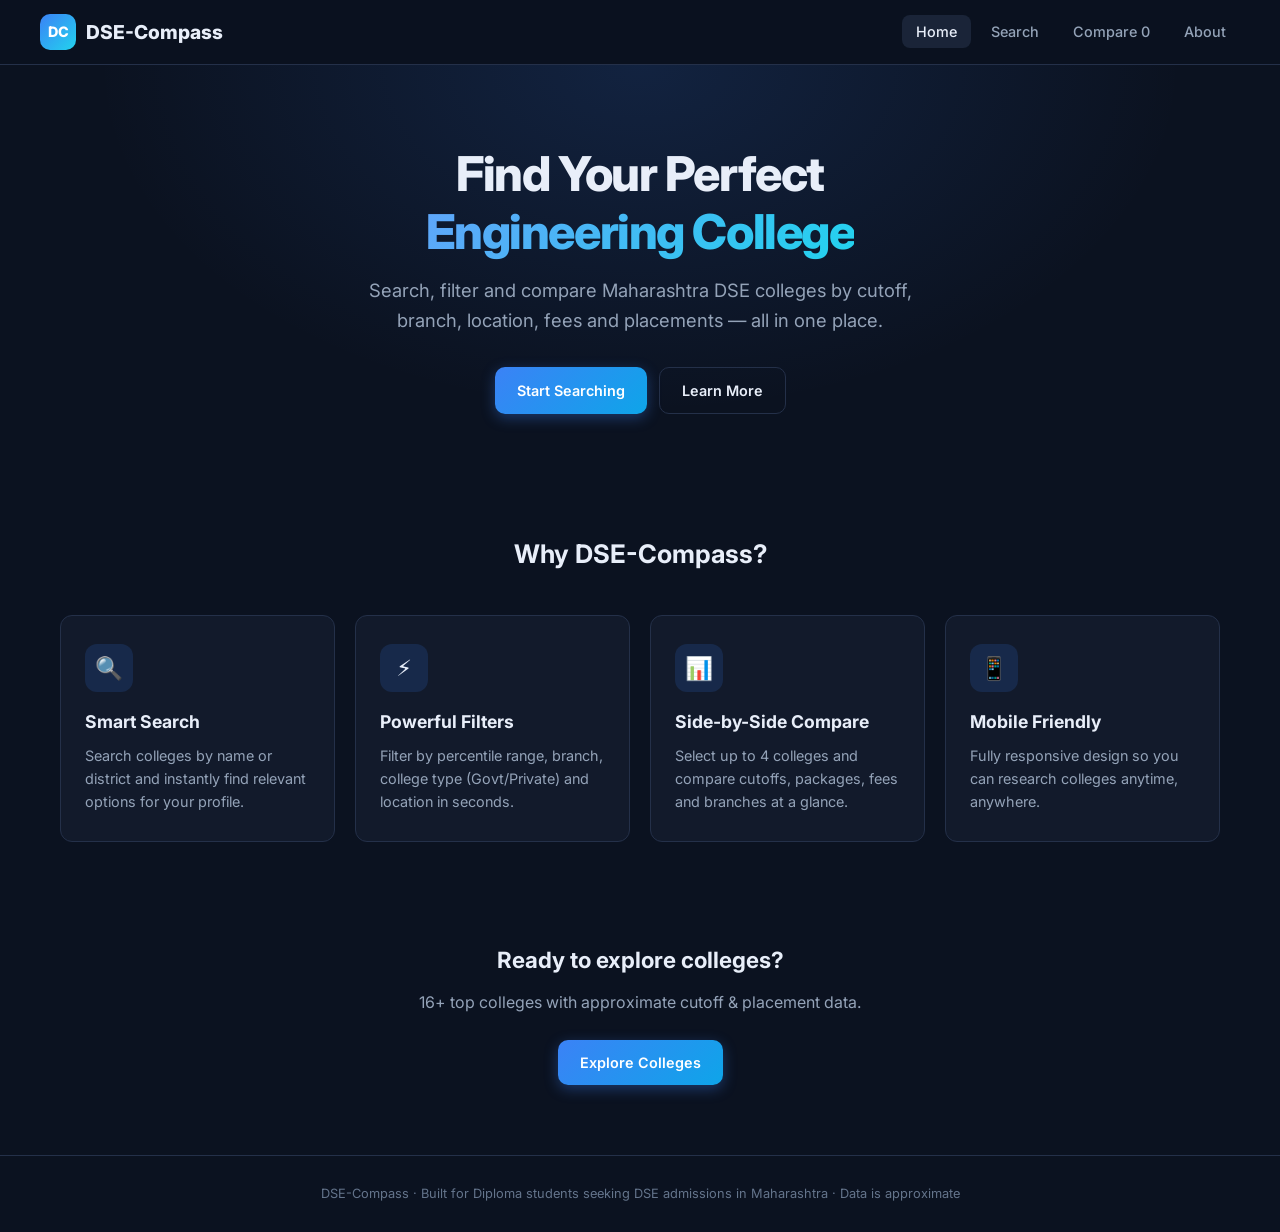
<file: frontend/frontend-complete/frontend/index.html>
<!DOCTYPE html>
<html lang="en">
<head>
  <meta charset="UTF-8" />
  <meta name="viewport" content="width=device-width, initial-scale=1.0" />
  <title>DSE-Compass | Admission Support & College Comparison Portal</title>
  <link rel="preconnect" href="https://fonts.googleapis.com" />
  <link href="https://fonts.googleapis.com/css2?family=Inter:wght@400;500;600;700;800&display=swap" rel="stylesheet" />
  <link rel="stylesheet" href="css/style.css" />
</head>
<body>
  <nav class="navbar">
    <div class="nav-container">
      <a href="index.html" class="nav-brand">
        <div class="logo">DC</div>
        DSE-Compass
      </a>
      <button class="nav-toggle" aria-label="Menu">☰</button>
      <ul class="nav-links">
        <li><a href="index.html" class="active">Home</a></li>
        <li><a href="search.html">Search</a></li>
        <li><a href="compare.html">Compare <span data-compare-count>0</span></a></li>
        <li><a href="about.html">About</a></li>
      </ul>
    </div>
  </nav>

  <section class="hero">
    <div class="container">
      <h1>Find Your Perfect<br><span>Engineering College</span></h1>
      <p>
        Search, filter and compare Maharashtra DSE colleges by cutoff, branch, location, fees and placements — all in one place.
      </p>
      <div class="hero-actions">
        <a href="search.html" class="btn btn-primary">Start Searching</a>
        <a href="about.html" class="btn btn-outline">Learn More</a>
      </div>
    </div>
  </section>

  <section class="features">
    <div class="container">
      <h2 class="section-title">Why DSE-Compass?</h2>
      <div class="features-grid">
        <div class="feature-card">
          <div class="feature-icon">🔍</div>
          <h3>Smart Search</h3>
          <p>Search colleges by name or district and instantly find relevant options for your profile.</p>
        </div>
        <div class="feature-card">
          <div class="feature-icon">⚡</div>
          <h3>Powerful Filters</h3>
          <p>Filter by percentile range, branch, college type (Govt/Private) and location in seconds.</p>
        </div>
        <div class="feature-card">
          <div class="feature-icon">📊</div>
          <h3>Side-by-Side Compare</h3>
          <p>Select up to 4 colleges and compare cutoffs, packages, fees and branches at a glance.</p>
        </div>
        <div class="feature-card">
          <div class="feature-icon">📱</div>
          <h3>Mobile Friendly</h3>
          <p>Fully responsive design so you can research colleges anytime, anywhere.</p>
        </div>
      </div>
    </div>
  </section>

  <section style="padding: 40px 0 70px; text-align: center;">
    <div class="container">
      <h2 style="font-size:1.4rem; margin-bottom:12px;">Ready to explore colleges?</h2>
      <p style="color:var(--text-muted); margin-bottom:24px;">16+ top colleges with approximate cutoff & placement data.</p>
      <a href="search.html" class="btn btn-primary">Explore Colleges</a>
    </div>
  </section>

  <footer class="footer">
    <div class="container">
      DSE-Compass · Built for Diploma students seeking DSE admissions in Maharashtra · Data is approximate
    </div>
  </footer>

  <script src="js/data.js"></script>
  <script src="js/app.js"></script>
</body>
</html>
</file>
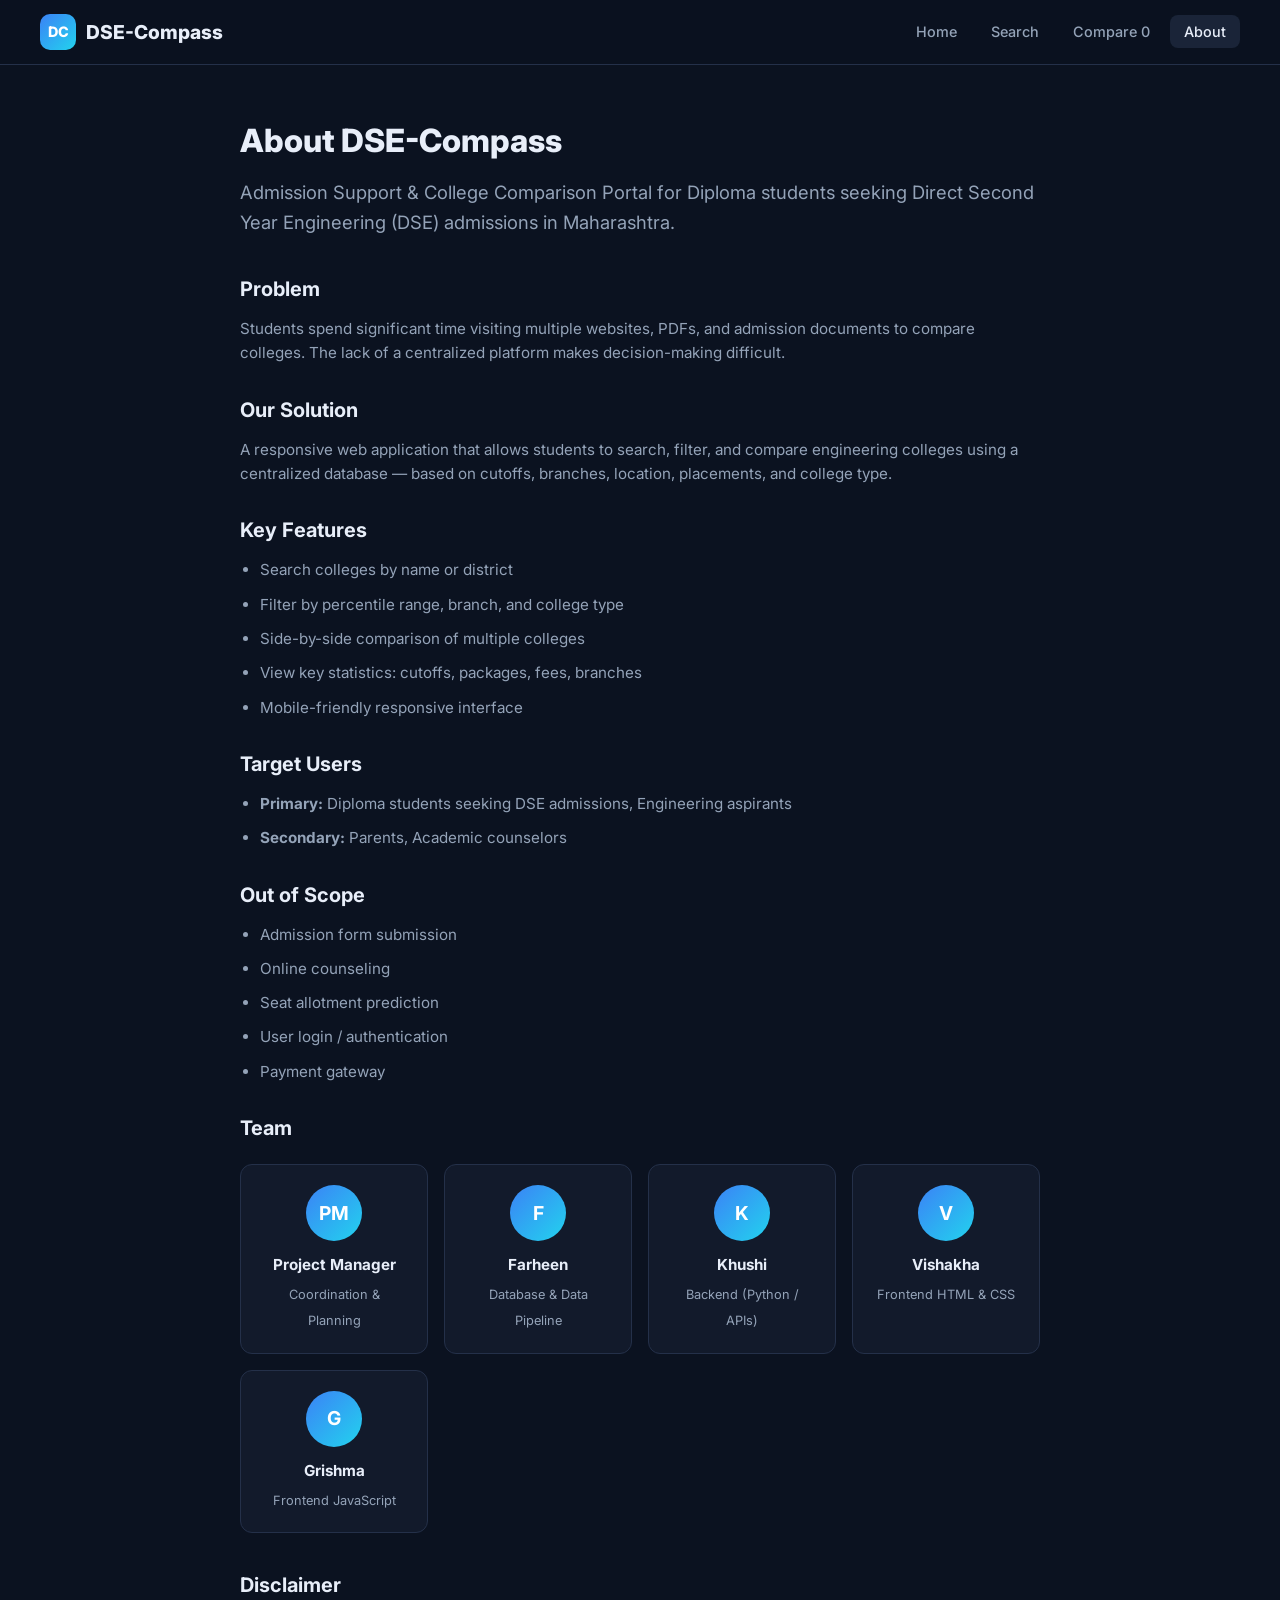
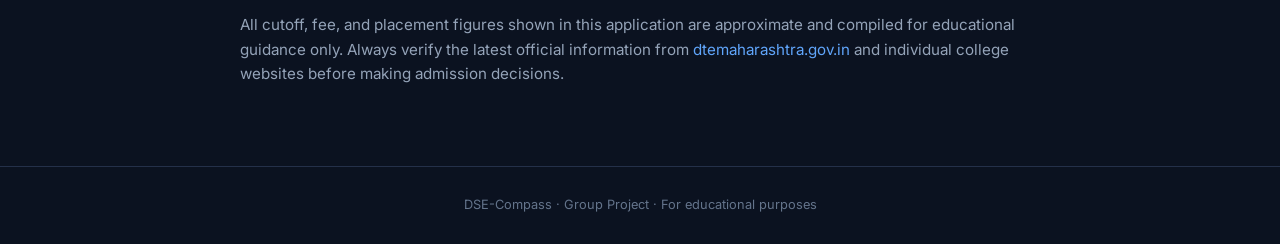
<file: frontend/frontend-complete/frontend/about.html>
<!DOCTYPE html>
<html lang="en">
<head>
  <meta charset="UTF-8" />
  <meta name="viewport" content="width=device-width, initial-scale=1.0" />
  <title>About | DSE-Compass</title>
  <link rel="preconnect" href="https://fonts.googleapis.com" />
  <link href="https://fonts.googleapis.com/css2?family=Inter:wght@400;500;600;700;800&display=swap" rel="stylesheet" />
  <link rel="stylesheet" href="css/style.css" />
</head>
<body>
  <nav class="navbar">
    <div class="nav-container">
      <a href="index.html" class="nav-brand">
        <div class="logo">DC</div>
        DSE-Compass
      </a>
      <button class="nav-toggle" aria-label="Menu">☰</button>
      <ul class="nav-links">
        <li><a href="index.html">Home</a></li>
        <li><a href="search.html">Search</a></li>
        <li><a href="compare.html">Compare <span data-compare-count>0</span></a></li>
        <li><a href="about.html" class="active">About</a></li>
      </ul>
    </div>
  </nav>

  <div class="container about-section">
    <h1>About DSE-Compass</h1>
    <p class="lead">
      Admission Support & College Comparison Portal for Diploma students seeking Direct Second Year Engineering (DSE) admissions in Maharashtra.
    </p>

    <h2>Problem</h2>
    <p>
      Students spend significant time visiting multiple websites, PDFs, and admission documents to compare colleges. 
      The lack of a centralized platform makes decision-making difficult.
    </p>

    <h2>Our Solution</h2>
    <p>
      A responsive web application that allows students to search, filter, and compare engineering colleges 
      using a centralized database — based on cutoffs, branches, location, placements, and college type.
    </p>

    <h2>Key Features</h2>
    <ul>
      <li>Search colleges by name or district</li>
      <li>Filter by percentile range, branch, and college type</li>
      <li>Side-by-side comparison of multiple colleges</li>
      <li>View key statistics: cutoffs, packages, fees, branches</li>
      <li>Mobile-friendly responsive interface</li>
    </ul>

    <h2>Target Users</h2>
    <ul>
      <li><strong>Primary:</strong> Diploma students seeking DSE admissions, Engineering aspirants</li>
      <li><strong>Secondary:</strong> Parents, Academic counselors</li>
    </ul>

    <h2>Out of Scope</h2>
    <ul>
      <li>Admission form submission</li>
      <li>Online counseling</li>
      <li>Seat allotment prediction</li>
      <li>User login / authentication</li>
      <li>Payment gateway</li>
    </ul>

    <h2>Team</h2>
    <div class="team-grid">
      <div class="team-card">
        <div class="avatar">PM</div>
        <h4>Project Manager</h4>
        <span>Coordination & Planning</span>
      </div>
      <div class="team-card">
        <div class="avatar">F</div>
        <h4>Farheen</h4>
        <span>Database & Data Pipeline</span>
      </div>
      <div class="team-card">
        <div class="avatar">K</div>
        <h4>Khushi</h4>
        <span>Backend (Python / APIs)</span>
      </div>
      <div class="team-card">
        <div class="avatar">V</div>
        <h4>Vishakha</h4>
        <span>Frontend HTML & CSS</span>
      </div>
      <div class="team-card">
        <div class="avatar">G</div>
        <h4>Grishma</h4>
        <span>Frontend JavaScript</span>
      </div>
    </div>

    <h2 style="margin-top:36px;">Disclaimer</h2>
    <p>
      All cutoff, fee, and placement figures shown in this application are approximate and compiled for educational guidance only. 
      Always verify the latest official information from 
      <a href="https://dtemaharashtra.gov.in" target="_blank" rel="noopener">dtemaharashtra.gov.in</a> 
      and individual college websites before making admission decisions.
    </p>
  </div>

  <footer class="footer">
    <div class="container">
      DSE-Compass · Group Project · For educational purposes
    </div>
  </footer>

  <script src="js/data.js"></script>
  <script src="js/app.js"></script>
</body>
</html>
</file>
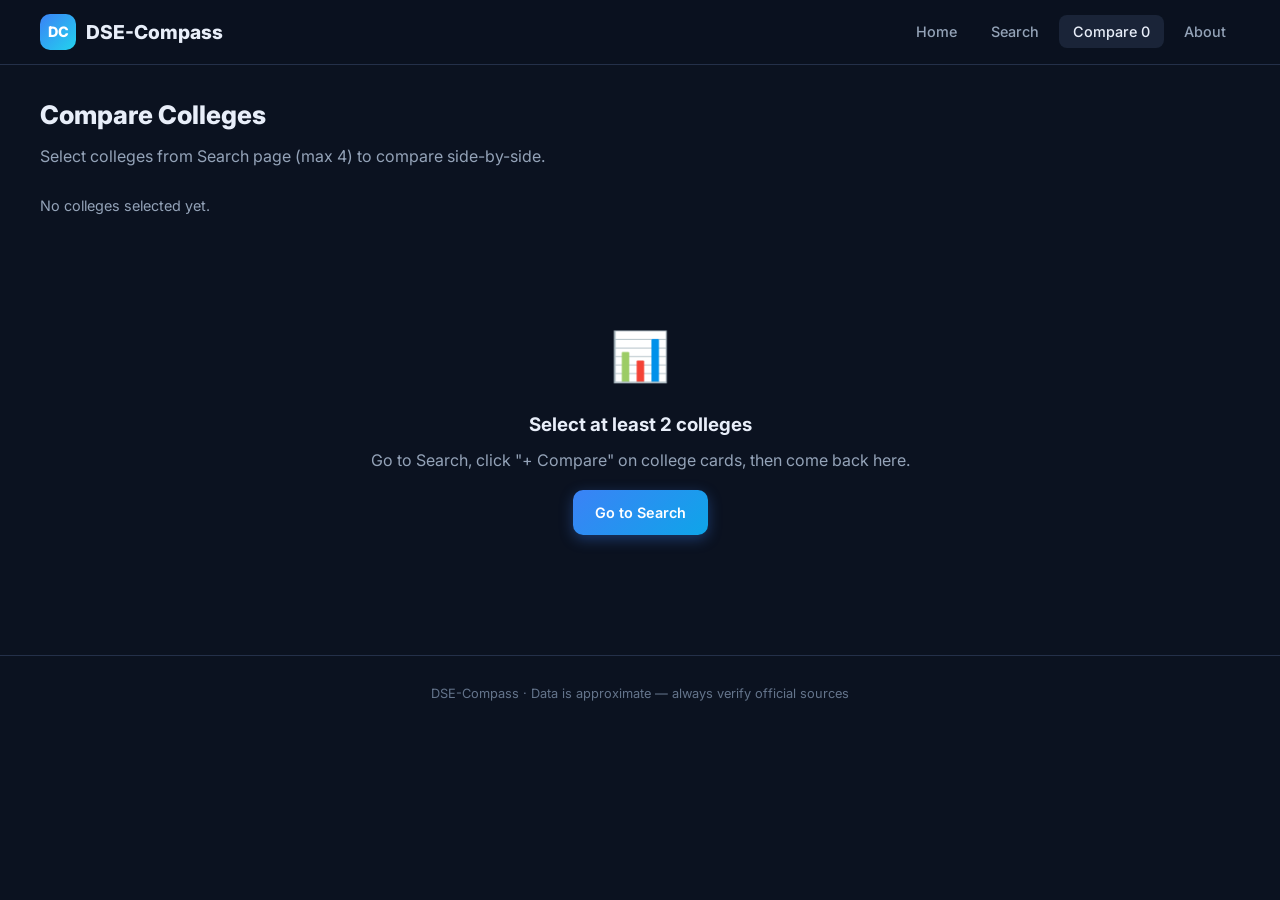
<file: frontend/frontend-complete/frontend/compare.html>
<!DOCTYPE html>
<html lang="en">
<head>
  <meta charset="UTF-8" />
  <meta name="viewport" content="width=device-width, initial-scale=1.0" />
  <title>Compare Colleges | DSE-Compass</title>
  <link rel="preconnect" href="https://fonts.googleapis.com" />
  <link href="https://fonts.googleapis.com/css2?family=Inter:wght@400;500;600;700;800&display=swap" rel="stylesheet" />
  <link rel="stylesheet" href="css/style.css" />
</head>
<body>
  <nav class="navbar">
    <div class="nav-container">
      <a href="index.html" class="nav-brand">
        <div class="logo">DC</div>
        DSE-Compass
      </a>
      <button class="nav-toggle" aria-label="Menu">☰</button>
      <ul class="nav-links">
        <li><a href="index.html">Home</a></li>
        <li><a href="search.html">Search</a></li>
        <li><a href="compare.html" class="active">Compare <span data-compare-count>0</span></a></li>
        <li><a href="about.html">About</a></li>
      </ul>
    </div>
  </nav>

  <div class="container compare-section">
    <h1 style="font-size:1.6rem;font-weight:800;margin-bottom:8px;">Compare Colleges</h1>
    <p style="color:var(--text-muted);margin-bottom:24px;">Select colleges from Search page (max 4) to compare side-by-side.</p>

    <div class="compare-selected" id="compare-chips">
      <!-- chips rendered by JS -->
    </div>

    <div id="compare-content">
      <!-- table rendered by JS -->
    </div>

    <div class="empty-state" id="compare-empty" style="display:none;">
      <div class="icon">📊</div>
      <h3>Select at least 2 colleges</h3>
      <p>Go to Search, click "+ Compare" on college cards, then come back here.</p>
      <a href="search.html" class="btn btn-primary" style="margin-top:16px;">Go to Search</a>
    </div>
  </div>

  <footer class="footer">
    <div class="container">
      DSE-Compass · Data is approximate — always verify official sources
    </div>
  </footer>

  <script src="js/data.js"></script>
  <script src="js/app.js"></script>
  <script src="js/compare.js"></script>
</body>
</html>
</file>
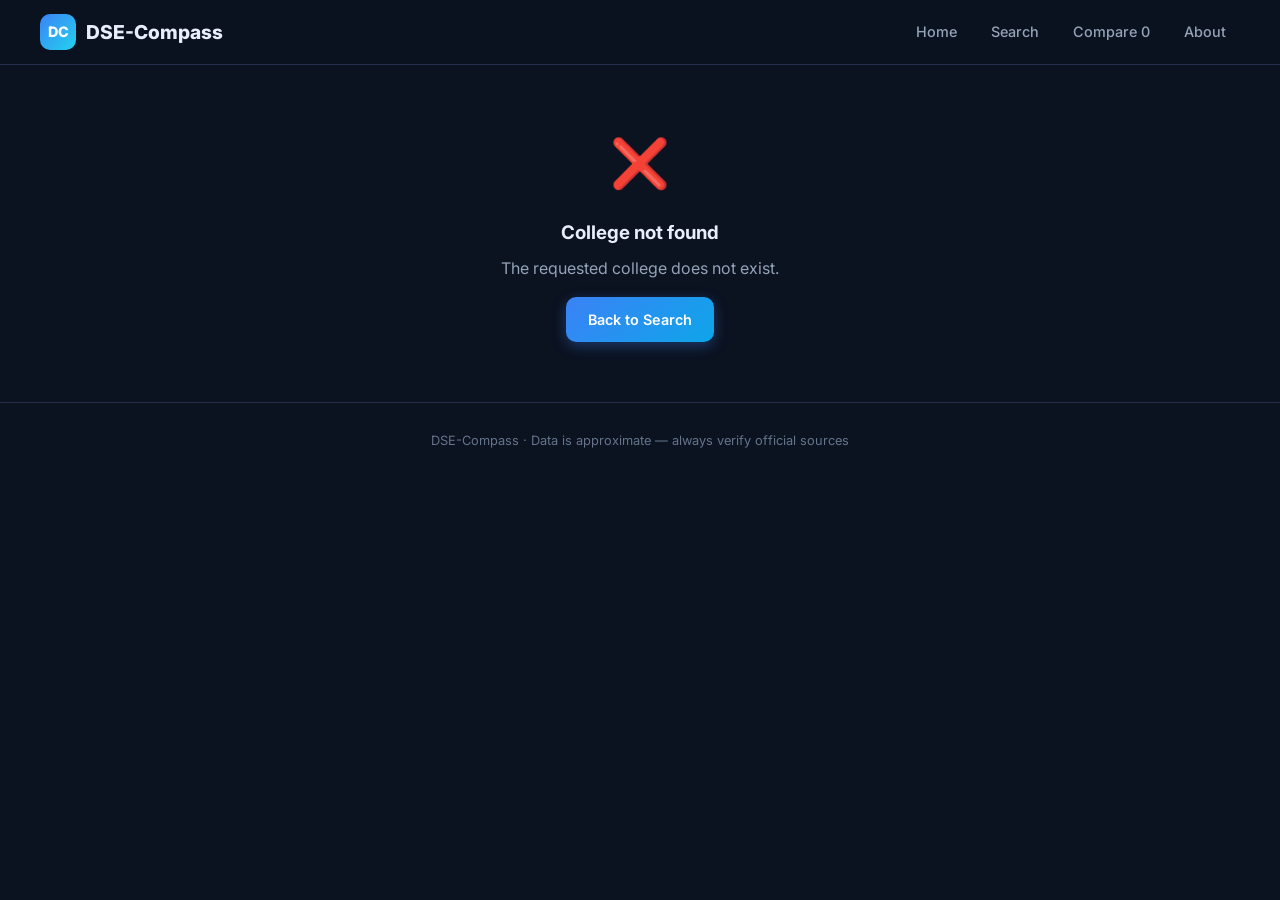
<file: frontend/frontend-complete/frontend/details.html>
<!DOCTYPE html>
<html lang="en">
<head>
  <meta charset="UTF-8" />
  <meta name="viewport" content="width=device-width, initial-scale=1.0" />
  <title>College Details | DSE-Compass</title>
  <link rel="preconnect" href="https://fonts.googleapis.com" />
  <link href="https://fonts.googleapis.com/css2?family=Inter:wght@400;500;600;700;800&display=swap" rel="stylesheet" />
  <link rel="stylesheet" href="css/style.css" />
</head>
<body>
  <nav class="navbar">
    <div class="nav-container">
      <a href="index.html" class="nav-brand">
        <div class="logo">DC</div>
        DSE-Compass
      </a>
      <button class="nav-toggle" aria-label="Menu">☰</button>
      <ul class="nav-links">
        <li><a href="index.html">Home</a></li>
        <li><a href="search.html">Search</a></li>
        <li><a href="compare.html">Compare <span data-compare-count>0</span></a></li>
        <li><a href="about.html">About</a></li>
      </ul>
    </div>
  </nav>

  <div class="container" id="details-container">
    <div class="loading">
      <div class="spinner"></div>
      Loading college details...
    </div>
  </div>

  <footer class="footer">
    <div class="container">
      DSE-Compass · Data is approximate — always verify official sources
    </div>
  </footer>

  <script src="js/data.js"></script>
  <script src="js/app.js"></script>
  <script>
    document.addEventListener("DOMContentLoaded", () => {
      const params = new URLSearchParams(window.location.search);
      const id = parseInt(params.get("id"));
      const college = COLLEGES.find(c => c.id === id);
      const container = document.getElementById("details-container");

      if (!college) {
        container.innerHTML = `
          <div class="empty-state">
            <div class="icon">❌</div>
            <h3>College not found</h3>
            <p>The requested college does not exist.</p>
            <a href="search.html" class="btn btn-primary" style="margin-top:16px;">Back to Search</a>
          </div>`;
        return;
      }

      document.title = college.name + " | DSE-Compass";

      container.innerHTML = `
        <div class="details-header">
          <a href="search.html" style="font-size:0.85rem;color:var(--text-muted);">← Back to Search</a>
          <h1 style="margin-top:12px;">${college.name}</h1>
          <div class="details-meta">
            <span>📍 ${college.district}</span>
            <span class="badge ${typeBadgeClass(college.type)}">${college.type}</span>
          </div>
          <div style="display:flex;gap:10px;flex-wrap:wrap;">
            <button class="btn btn-primary btn-sm" onclick="toggleCompare(${college.id}); this.textContent = compareList.includes(${college.id}) ? 'Remove from Compare' : '+ Add to Compare';">
              ${compareList.includes(college.id) ? "Remove from Compare" : "+ Add to Compare"}
            </button>
            <a href="compare.html" class="btn btn-outline btn-sm">Go to Compare</a>
          </div>
        </div>

        <div class="details-grid">
          <div class="detail-card">
            <h3>Key Statistics</h3>
            <div class="detail-row"><span class="label">Approx. Cutoff</span><span class="value">${college.cutoff}%</span></div>
            <div class="detail-row"><span class="label">Average Package</span><span class="value">${college.avgPackage} LPA</span></div>
            <div class="detail-row"><span class="label">Placement Rate</span><span class="value">${college.placementPct}%</span></div>
            <div class="detail-row"><span class="label">Annual Fees</span><span class="value">${formatFees(college.fees)}</span></div>
            <div class="detail-row"><span class="label">Cutoff Trend</span><span class="value">${college.trend.map(t => t + "%").join(" → ")}</span></div>
          </div>

          <div class="detail-card">
            <h3>Branches Offered</h3>
            <div class="card-branches" style="margin-top:8px;">
              ${college.branches.map(b => `<span class="branch-tag">${b}</span>`).join("")}
            </div>
            <h3 style="margin-top:24px;">Overview</h3>
            <p style="color:var(--text-muted);font-size:0.9rem;margin-top:8px;">${college.description}</p>
          </div>
        </div>

        <div style="margin-bottom:40px;">
          <p style="font-size:0.8rem;color:var(--text-dim);">
            ⚠️ All figures are approximate and for guidance only. Always verify the latest official CAP cutoff PDFs and college websites before making decisions.
          </p>
        </div>
      `;
    });
  </script>
</body>
</html>
</file>
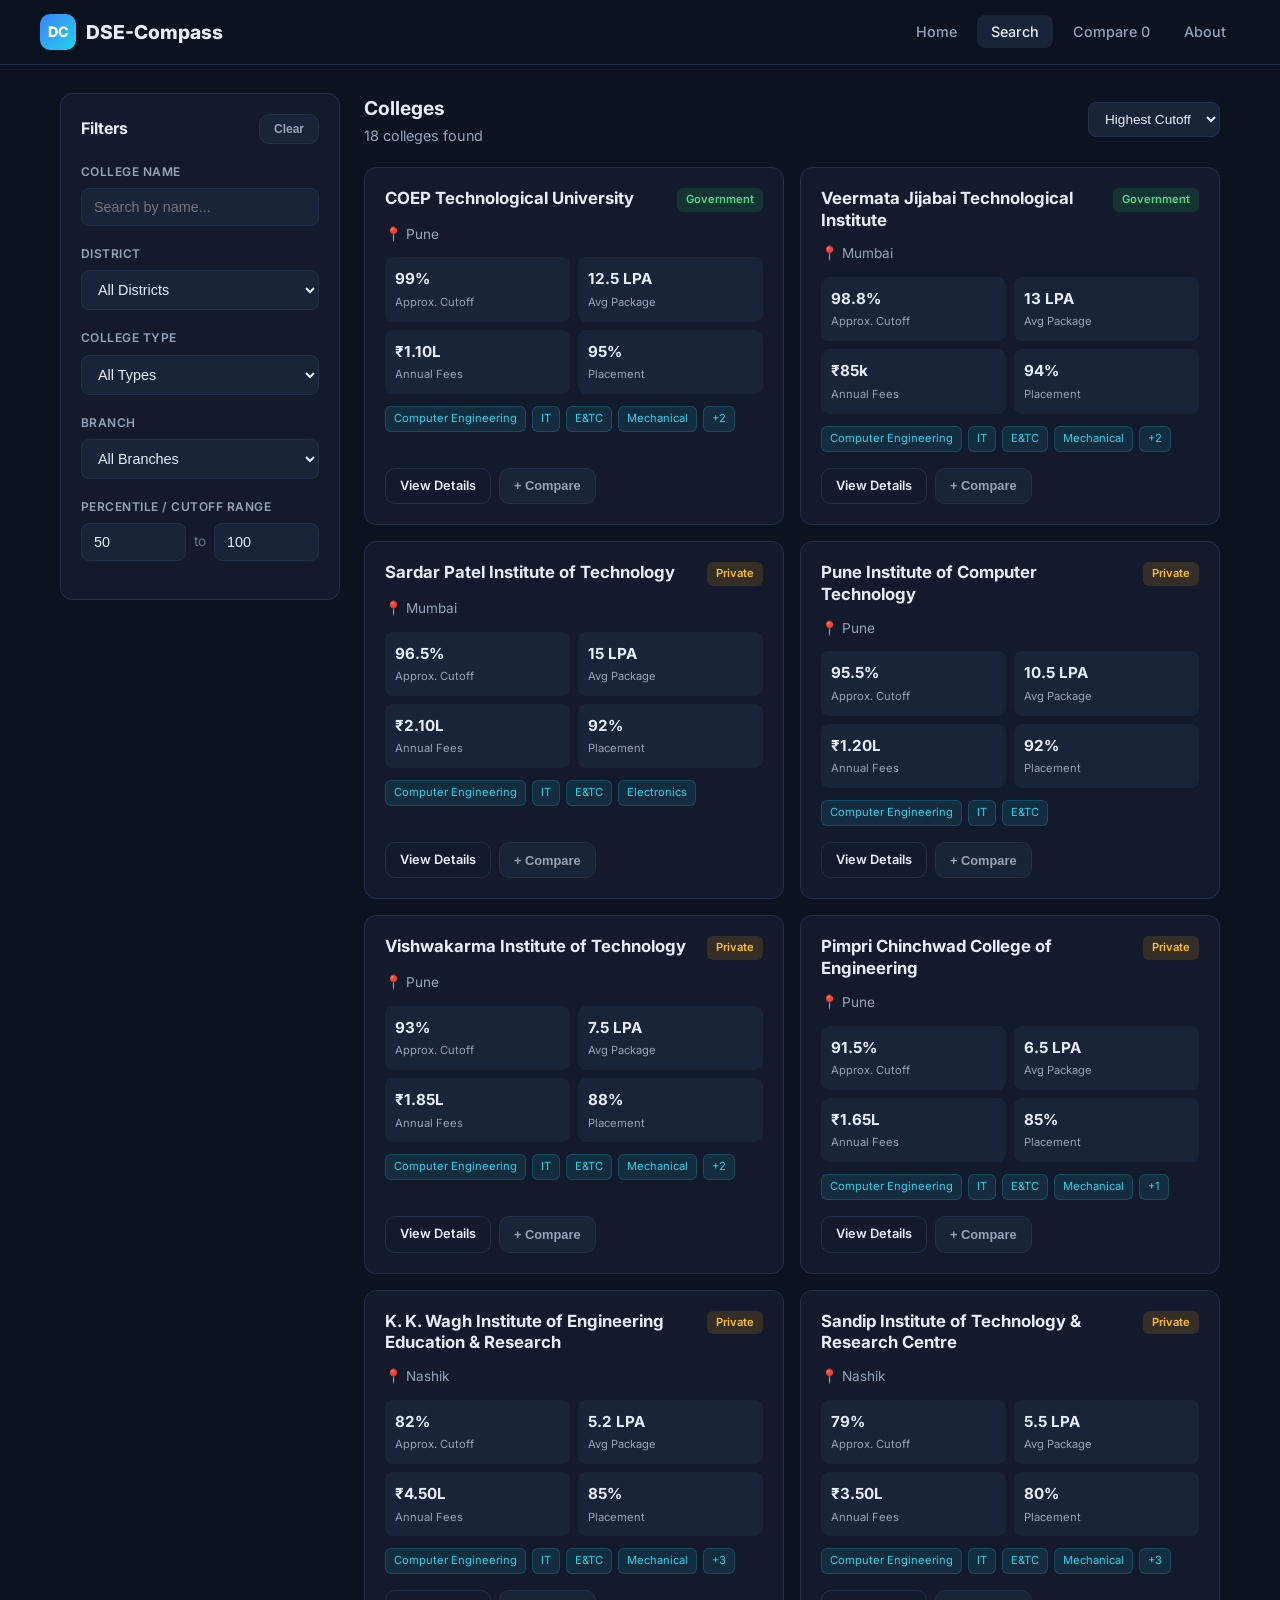
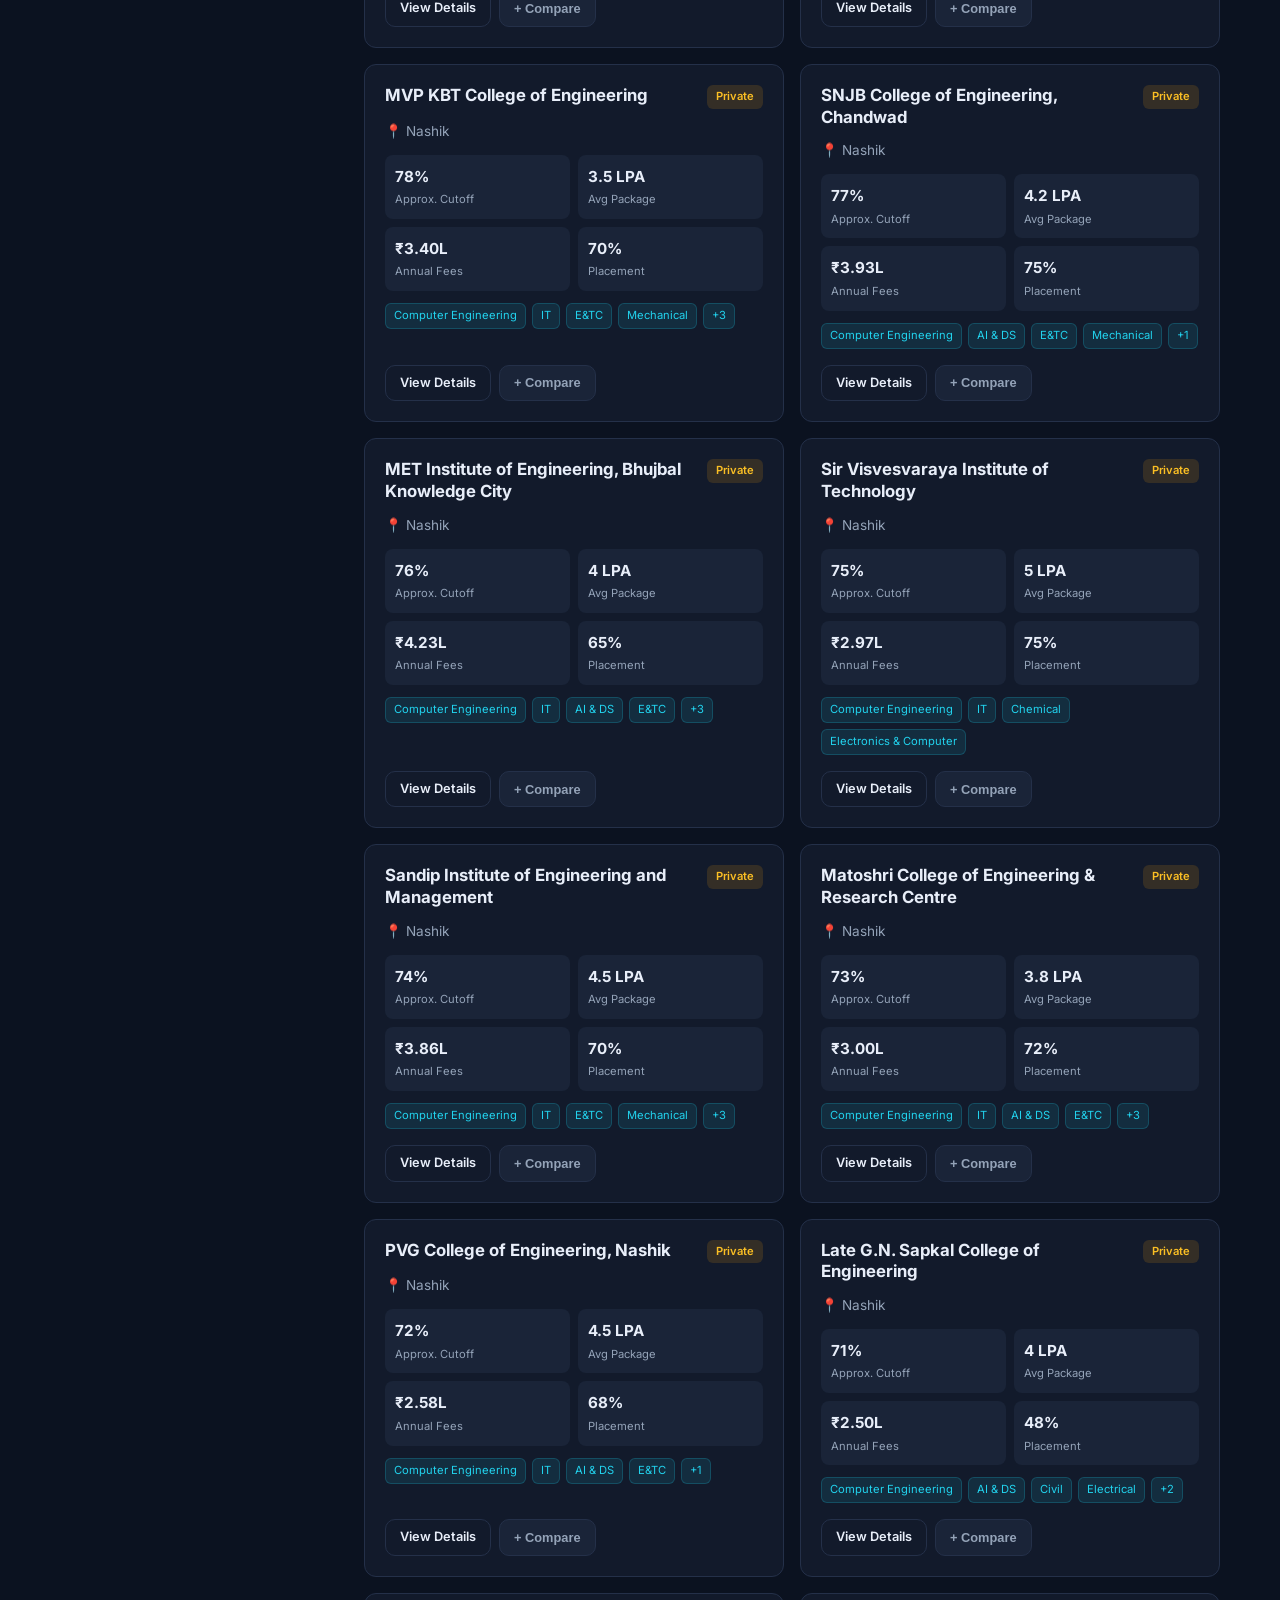
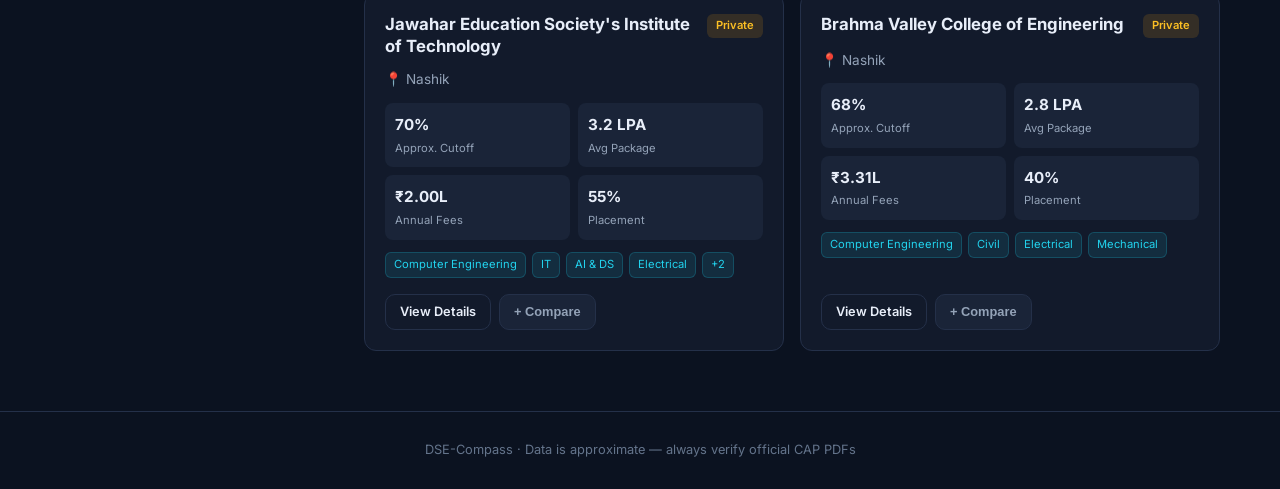
<file: frontend/frontend-complete/frontend/search.html>
<!DOCTYPE html>
<html lang="en">
<head>
  <meta charset="UTF-8" />
  <meta name="viewport" content="width=device-width, initial-scale=1.0" />
  <title>Search Colleges | DSE-Compass</title>
  <link rel="preconnect" href="https://fonts.googleapis.com" />
  <link href="https://fonts.googleapis.com/css2?family=Inter:wght@400;500;600;700;800&display=swap" rel="stylesheet" />
  <link rel="stylesheet" href="css/style.css" />
</head>
<body>
  <nav class="navbar">
    <div class="nav-container">
      <a href="index.html" class="nav-brand">
        <div class="logo">DC</div>
        DSE-Compass
      </a>
      <button class="nav-toggle" aria-label="Menu">☰</button>
      <ul class="nav-links">
        <li><a href="index.html">Home</a></li>
        <li><a href="search.html" class="active">Search</a></li>
        <li><a href="compare.html">Compare <span data-compare-count>0</span></a></li>
        <li><a href="about.html">About</a></li>
      </ul>
    </div>
  </nav>

  <div class="container">
    <div class="search-layout">
      <!-- Filter Sidebar -->
      <aside class="filter-panel">
        <h3>Filters <button class="btn btn-sm btn-ghost" id="btn-clear-filters" style="font-size:0.75rem;">Clear</button></h3>

        <div class="filter-group">
          <label for="filter-name">College Name</label>
          <input type="text" id="filter-name" placeholder="Search by name..." />
        </div>

        <div class="filter-group">
          <label for="filter-district">District</label>
          <select id="filter-district">
            <option value="">All Districts</option>
            <option value="Mumbai">Mumbai</option>
            <option value="Pune">Pune</option>
            <option value="Nagpur">Nagpur</option>
            <option value="Nashik">Nashik</option>
            <option value="Aurangabad">Aurangabad</option>
            <option value="Sangli">Sangli</option>
            <option value="Satara">Satara</option>
            <option value="Nanded">Nanded</option>
            <option value="Amravati">Amravati</option>
          </select>
        </div>

        <div class="filter-group">
          <label for="filter-type">College Type</label>
          <select id="filter-type">
            <option value="">All Types</option>
            <option value="Government">Government</option>
            <option value="Aided">Aided</option>
            <option value="Private">Private</option>
          </select>
        </div>

        <div class="filter-group">
          <label for="filter-branch">Branch</label>
          <select id="filter-branch">
            <option value="">All Branches</option>
            <option value="Computer">Computer Engineering</option>
            <option value="IT">Information Technology</option>
            <option value="E&TC">Electronics & TC</option>
            <option value="Mechanical">Mechanical</option>
            <option value="Electrical">Electrical</option>
            <option value="Civil">Civil</option>
            <option value="AI">AI & Data Science</option>
          </select>
        </div>

        <div class="filter-group">
          <label>Percentile / Cutoff Range</label>
          <div class="range-inputs">
            <input type="number" id="filter-min" placeholder="Min" min="40" max="100" value="50" step="0.1" />
            <span>to</span>
            <input type="number" id="filter-max" placeholder="Max" min="40" max="100" value="100" step="0.1" />
          </div>
        </div>
      </aside>

      <!-- Results -->
      <main>
        <div class="results-header">
          <div>
            <h2>Colleges</h2>
            <div class="results-count" id="results-count">Loading...</div>
          </div>
          <select id="sort-by" class="sort-select">
            <option value="cutoff-desc">Highest Cutoff</option>
            <option value="cutoff-asc">Lowest Cutoff</option>
            <option value="package-desc">Best Package</option>
            <option value="fees-asc">Lowest Fees</option>
            <option value="name-asc">Name A–Z</option>
          </select>
        </div>

        <div class="college-grid" id="college-grid">
          <!-- Cards rendered by JS -->
        </div>
      </main>
    </div>
  </div>

  <footer class="footer">
    <div class="container">
      DSE-Compass · Data is approximate — always verify official CAP PDFs
    </div>
  </footer>

  <script src="js/data.js"></script>
  <script src="js/app.js"></script>
</body>
</html>
</file>
<file: frontend/frontend-complete/frontend/css/style.css>
/* =============================================
   DSE-Compass — Modern UI Stylesheet
   ============================================= */

:root {
  --primary: #3b82f6;
  --primary-dark: #2563eb;
  --primary-light: #60a5fa;
  --accent: #22d3ee;
  --success: #22c55e;
  --warning: #f59e0b;
  --danger: #ef4444;
  --bg: #0b1220;
  --bg-card: #121a2b;
  --bg-elevated: #1a2438;
  --bg-hover: #1e2a42;
  --border: #243049;
  --text: #e8eef9;
  --text-muted: #94a3b8;
  --text-dim: #64748b;
  --radius: 12px;
  --radius-sm: 8px;
  --shadow: 0 4px 20px rgba(0,0,0,0.3);
  --transition: all 0.2s ease;
}

* {
  margin: 0;
  padding: 0;
  box-sizing: border-box;
}

body {
  font-family: 'Inter', system-ui, -apple-system, BlinkMacSystemFont, sans-serif;
  background: var(--bg);
  color: var(--text);
  line-height: 1.6;
  min-height: 100vh;
}

a {
  color: var(--primary-light);
  text-decoration: none;
}
a:hover { text-decoration: underline; }

img { max-width: 100%; display: block; }

/* ========== NAVBAR ========== */
.navbar {
  position: sticky;
  top: 0;
  z-index: 100;
  background: rgba(11, 18, 32, 0.9);
  backdrop-filter: blur(12px);
  border-bottom: 1px solid var(--border);
  padding: 0 20px;
}

.nav-container {
  max-width: 1200px;
  margin: 0 auto;
  display: flex;
  align-items: center;
  justify-content: space-between;
  height: 64px;
}

.nav-brand {
  display: flex;
  align-items: center;
  gap: 10px;
  font-weight: 800;
  font-size: 1.2rem;
  color: var(--text);
  text-decoration: none;
}

.nav-brand .logo {
  width: 36px;
  height: 36px;
  background: linear-gradient(135deg, var(--primary), var(--accent));
  border-radius: 10px;
  display: grid;
  place-items: center;
  font-size: 0.9rem;
  font-weight: 800;
  color: white;
}

.nav-links {
  display: flex;
  gap: 6px;
  list-style: none;
}

.nav-links a {
  color: var(--text-muted);
  font-weight: 500;
  font-size: 0.9rem;
  padding: 8px 14px;
  border-radius: 8px;
  text-decoration: none;
  transition: var(--transition);
}

.nav-links a:hover,
.nav-links a.active {
  color: var(--text);
  background: var(--bg-elevated);
}

.nav-toggle {
  display: none;
  background: none;
  border: none;
  color: var(--text);
  font-size: 1.5rem;
  cursor: pointer;
}

/* ========== CONTAINER ========== */
.container {
  max-width: 1200px;
  margin: 0 auto;
  padding: 0 20px;
}

/* ========== BUTTONS ========== */
.btn {
  display: inline-flex;
  align-items: center;
  justify-content: center;
  gap: 8px;
  padding: 11px 22px;
  border-radius: 10px;
  font-weight: 600;
  font-size: 0.9rem;
  border: none;
  cursor: pointer;
  transition: var(--transition);
  text-decoration: none;
}

.btn-primary {
  background: linear-gradient(135deg, var(--primary), #0ea5e9);
  color: white;
  box-shadow: 0 4px 14px rgba(59, 130, 246, 0.35);
}
.btn-primary:hover {
  transform: translateY(-1px);
  filter: brightness(1.1);
  text-decoration: none;
  color: white;
}

.btn-outline {
  background: transparent;
  color: var(--text);
  border: 1px solid var(--border);
}
.btn-outline:hover {
  border-color: var(--primary);
  background: var(--bg-elevated);
  text-decoration: none;
  color: var(--text);
}

.btn-sm {
  padding: 7px 14px;
  font-size: 0.8rem;
}

.btn-ghost {
  background: var(--bg-elevated);
  color: var(--text-muted);
  border: 1px solid var(--border);
}
.btn-ghost:hover {
  color: var(--text);
  border-color: var(--primary);
}

.btn-danger {
  background: rgba(239, 68, 68, 0.15);
  color: #f87171;
  border: 1px solid rgba(239, 68, 68, 0.3);
}
.btn-danger:hover {
  background: rgba(239, 68, 68, 0.25);
}

/* ========== HERO (Landing) ========== */
.hero {
  padding: 80px 0 60px;
  text-align: center;
  background: radial-gradient(ellipse at 50% 0%, rgba(59, 130, 246, 0.15) 0%, transparent 60%);
}

.hero h1 {
  font-size: clamp(2rem, 5vw, 3rem);
  font-weight: 800;
  letter-spacing: -0.03em;
  margin-bottom: 16px;
  line-height: 1.2;
}

.hero h1 span {
  background: linear-gradient(135deg, var(--primary-light), var(--accent));
  -webkit-background-clip: text;
  -webkit-text-fill-color: transparent;
  background-clip: text;
}

.hero p {
  font-size: 1.15rem;
  color: var(--text-muted);
  max-width: 560px;
  margin: 0 auto 32px;
}

.hero-actions {
  display: flex;
  gap: 12px;
  justify-content: center;
  flex-wrap: wrap;
}

/* ========== FEATURES ========== */
.features {
  padding: 60px 0;
}

.section-title {
  text-align: center;
  font-size: 1.6rem;
  font-weight: 700;
  margin-bottom: 40px;
}

.features-grid {
  display: grid;
  grid-template-columns: repeat(auto-fit, minmax(260px, 1fr));
  gap: 20px;
}

.feature-card {
  background: var(--bg-card);
  border: 1px solid var(--border);
  border-radius: var(--radius);
  padding: 28px 24px;
  transition: var(--transition);
}

.feature-card:hover {
  border-color: var(--primary);
  transform: translateY(-3px);
}

.feature-icon {
  width: 48px;
  height: 48px;
  background: rgba(59, 130, 246, 0.15);
  border-radius: 12px;
  display: grid;
  place-items: center;
  font-size: 1.4rem;
  margin-bottom: 16px;
}

.feature-card h3 {
  font-size: 1.1rem;
  margin-bottom: 8px;
}

.feature-card p {
  color: var(--text-muted);
  font-size: 0.9rem;
}

/* ========== SEARCH PAGE LAYOUT ========== */
.search-layout {
  display: grid;
  grid-template-columns: 280px 1fr;
  gap: 24px;
  padding: 28px 0 60px;
  min-height: 70vh;
}

/* Filter Sidebar */
.filter-panel {
  background: var(--bg-card);
  border: 1px solid var(--border);
  border-radius: var(--radius);
  padding: 20px;
  height: fit-content;
  position: sticky;
  top: 80px;
}

.filter-panel h3 {
  font-size: 1rem;
  margin-bottom: 18px;
  display: flex;
  align-items: center;
  justify-content: space-between;
}

.filter-group {
  margin-bottom: 18px;
}

.filter-group label {
  display: block;
  font-size: 0.75rem;
  font-weight: 600;
  color: var(--text-muted);
  text-transform: uppercase;
  letter-spacing: 0.04em;
  margin-bottom: 7px;
}

.filter-group input,
.filter-group select {
  width: 100%;
  padding: 10px 12px;
  background: var(--bg-elevated);
  border: 1px solid var(--border);
  border-radius: var(--radius-sm);
  color: var(--text);
  font-size: 0.9rem;
  outline: none;
  transition: border 0.2s;
}

.filter-group input:focus,
.filter-group select:focus {
  border-color: var(--primary);
}

.range-inputs {
  display: flex;
  gap: 8px;
  align-items: center;
}

.range-inputs input {
  width: 100%;
}

.range-inputs span {
  color: var(--text-dim);
  font-size: 0.85rem;
}

.checkbox-group {
  display: flex;
  flex-direction: column;
  gap: 8px;
}

.checkbox-group label {
  display: flex;
  align-items: center;
  gap: 8px;
  font-size: 0.9rem;
  font-weight: 400;
  text-transform: none;
  letter-spacing: 0;
  color: var(--text);
  cursor: pointer;
}

.checkbox-group input[type="checkbox"] {
  width: 16px;
  height: 16px;
  accent-color: var(--primary);
}

.filter-actions {
  display: flex;
  gap: 8px;
  margin-top: 8px;
}

.filter-actions .btn {
  flex: 1;
}

/* Results Area */
.results-header {
  display: flex;
  align-items: center;
  justify-content: space-between;
  margin-bottom: 20px;
  flex-wrap: wrap;
  gap: 12px;
}

.results-header h2 {
  font-size: 1.2rem;
}

.results-count {
  color: var(--text-muted);
  font-size: 0.9rem;
}

.sort-select {
  padding: 8px 12px;
  background: var(--bg-elevated);
  border: 1px solid var(--border);
  border-radius: var(--radius-sm);
  color: var(--text);
  font-size: 0.85rem;
  outline: none;
}

/* College Cards Grid */
.college-grid {
  display: grid;
  grid-template-columns: repeat(auto-fill, minmax(300px, 1fr));
  gap: 16px;
}

.college-card {
  background: var(--bg-card);
  border: 1px solid var(--border);
  border-radius: var(--radius);
  padding: 20px;
  transition: var(--transition);
  display: flex;
  flex-direction: column;
  gap: 12px;
}

.college-card:hover {
  border-color: #3b5a8a;
  transform: translateY(-3px);
  box-shadow: var(--shadow);
}

.card-top {
  display: flex;
  justify-content: space-between;
  align-items: flex-start;
  gap: 10px;
}

.card-top h3 {
  font-size: 1.05rem;
  font-weight: 700;
  line-height: 1.3;
}

.card-top h3 a {
  color: var(--text);
  text-decoration: none;
}
.card-top h3 a:hover {
  color: var(--primary-light);
}

.badge {
  font-size: 0.7rem;
  font-weight: 600;
  padding: 3px 9px;
  border-radius: 6px;
  white-space: nowrap;
}

.badge-govt {
  background: rgba(34, 197, 94, 0.15);
  color: #4ade80;
}

.badge-private {
  background: rgba(245, 158, 11, 0.15);
  color: #fbbf24;
}

.badge-aided {
  background: rgba(59, 130, 246, 0.15);
  color: #60a5fa;
}

.card-location {
  font-size: 0.85rem;
  color: var(--text-muted);
}

.card-metrics {
  display: grid;
  grid-template-columns: 1fr 1fr;
  gap: 8px;
}

.metric {
  background: var(--bg-elevated);
  border-radius: var(--radius-sm);
  padding: 10px;
}

.metric .val {
  font-weight: 700;
  font-size: 0.95rem;
}

.metric .key {
  font-size: 0.7rem;
  color: var(--text-muted);
  margin-top: 2px;
}

.card-branches {
  display: flex;
  flex-wrap: wrap;
  gap: 6px;
}

.branch-tag {
  font-size: 0.7rem;
  padding: 3px 8px;
  border-radius: 6px;
  background: rgba(34, 211, 238, 0.1);
  color: var(--accent);
  border: 1px solid rgba(34, 211, 238, 0.2);
}

.card-actions {
  display: flex;
  gap: 8px;
  margin-top: auto;
  padding-top: 4px;
}

/* ========== COLLEGE DETAILS ========== */
.details-header {
  padding: 40px 0 30px;
  border-bottom: 1px solid var(--border);
  margin-bottom: 30px;
}

.details-header h1 {
  font-size: 1.8rem;
  font-weight: 800;
  margin-bottom: 8px;
}

.details-meta {
  display: flex;
  flex-wrap: wrap;
  gap: 16px;
  color: var(--text-muted);
  font-size: 0.95rem;
  margin-bottom: 20px;
}

.details-grid {
  display: grid;
  grid-template-columns: 1fr 1fr;
  gap: 20px;
  margin-bottom: 40px;
}

.detail-card {
  background: var(--bg-card);
  border: 1px solid var(--border);
  border-radius: var(--radius);
  padding: 24px;
}

.detail-card h3 {
  font-size: 1rem;
  margin-bottom: 16px;
  color: var(--primary-light);
}

.detail-row {
  display: flex;
  justify-content: space-between;
  padding: 10px 0;
  border-bottom: 1px solid var(--border);
  font-size: 0.9rem;
}

.detail-row:last-child {
  border-bottom: none;
}

.detail-row .label {
  color: var(--text-muted);
}

.detail-row .value {
  font-weight: 600;
}

/* ========== COMPARE PAGE ========== */
.compare-section {
  padding: 30px 0 60px;
}

.compare-selected {
  display: flex;
  flex-wrap: wrap;
  gap: 10px;
  margin-bottom: 24px;
  min-height: 40px;
}

.compare-chip {
  display: flex;
  align-items: center;
  gap: 8px;
  background: var(--bg-elevated);
  border: 1px solid var(--border);
  border-radius: 999px;
  padding: 6px 14px;
  font-size: 0.85rem;
}

.compare-chip button {
  background: none;
  border: none;
  color: var(--text-muted);
  cursor: pointer;
  font-size: 1rem;
  line-height: 1;
}
.compare-chip button:hover {
  color: var(--danger);
}

.compare-table-wrap {
  overflow-x: auto;
  background: var(--bg-card);
  border: 1px solid var(--border);
  border-radius: var(--radius);
}

.compare-table {
  width: 100%;
  border-collapse: collapse;
  font-size: 0.9rem;
}

.compare-table th,
.compare-table td {
  padding: 14px 18px;
  text-align: left;
  border-bottom: 1px solid var(--border);
}

.compare-table th {
  background: var(--bg-elevated);
  font-weight: 600;
  font-size: 0.8rem;
  text-transform: uppercase;
  letter-spacing: 0.03em;
  color: var(--text-muted);
  position: sticky;
  top: 0;
}

.compare-table td:first-child {
  font-weight: 600;
  color: var(--text-muted);
  white-space: nowrap;
}

.compare-table tr:last-child td {
  border-bottom: none;
}

/* ========== ABOUT PAGE ========== */
.about-section {
  padding: 50px 0 70px;
  max-width: 800px;
}

.about-section h1 {
  font-size: 2rem;
  font-weight: 800;
  margin-bottom: 12px;
}

.about-section .lead {
  font-size: 1.15rem;
  color: var(--text-muted);
  margin-bottom: 36px;
}

.about-section h2 {
  font-size: 1.25rem;
  margin: 28px 0 12px;
}

.about-section p,
.about-section li {
  color: var(--text-muted);
  font-size: 0.95rem;
  margin-bottom: 10px;
}

.about-section ul {
  padding-left: 20px;
  margin-bottom: 16px;
}

.team-grid {
  display: grid;
  grid-template-columns: repeat(auto-fit, minmax(180px, 1fr));
  gap: 16px;
  margin-top: 20px;
}

.team-card {
  background: var(--bg-card);
  border: 1px solid var(--border);
  border-radius: var(--radius);
  padding: 20px;
  text-align: center;
}

.team-card .avatar {
  width: 56px;
  height: 56px;
  background: linear-gradient(135deg, var(--primary), var(--accent));
  border-radius: 50%;
  display: grid;
  place-items: center;
  font-weight: 700;
  font-size: 1.2rem;
  margin: 0 auto 12px;
  color: white;
}

.team-card h4 {
  font-size: 0.95rem;
  margin-bottom: 4px;
}

.team-card span {
  font-size: 0.8rem;
  color: var(--text-muted);
}

/* ========== EMPTY & LOADING STATES ========== */
.empty-state {
  text-align: center;
  padding: 60px 20px;
  color: var(--text-muted);
}

.empty-state .icon {
  font-size: 3rem;
  margin-bottom: 16px;
}

.empty-state h3 {
  color: var(--text);
  margin-bottom: 8px;
}

.loading {
  text-align: center;
  padding: 40px;
  color: var(--text-muted);
}

.spinner {
  width: 36px;
  height: 36px;
  border: 3px solid var(--border);
  border-top-color: var(--primary);
  border-radius: 50%;
  animation: spin 0.8s linear infinite;
  margin: 0 auto 12px;
}

@keyframes spin {
  to { transform: rotate(360deg); }
}

/* ========== FOOTER ========== */
.footer {
  border-top: 1px solid var(--border);
  padding: 28px 0;
  text-align: center;
  color: var(--text-dim);
  font-size: 0.8rem;
  margin-top: auto;
}

/* ========== RESPONSIVE ========== */
@media (max-width: 900px) {
  .search-layout {
    grid-template-columns: 1fr;
  }

  .filter-panel {
    position: static;
  }

  .details-grid {
    grid-template-columns: 1fr;
  }
}

@media (max-width: 640px) {
  .nav-links {
    display: none;
    position: absolute;
    top: 64px;
    left: 0;
    right: 0;
    background: var(--bg-card);
    border-bottom: 1px solid var(--border);
    flex-direction: column;
    padding: 12px;
  }

  .nav-links.open {
    display: flex;
  }

  .nav-toggle {
    display: block;
  }

  .hero {
    padding: 50px 0 40px;
  }

  .card-metrics {
    grid-template-columns: 1fr 1fr;
  }
}
</file>
